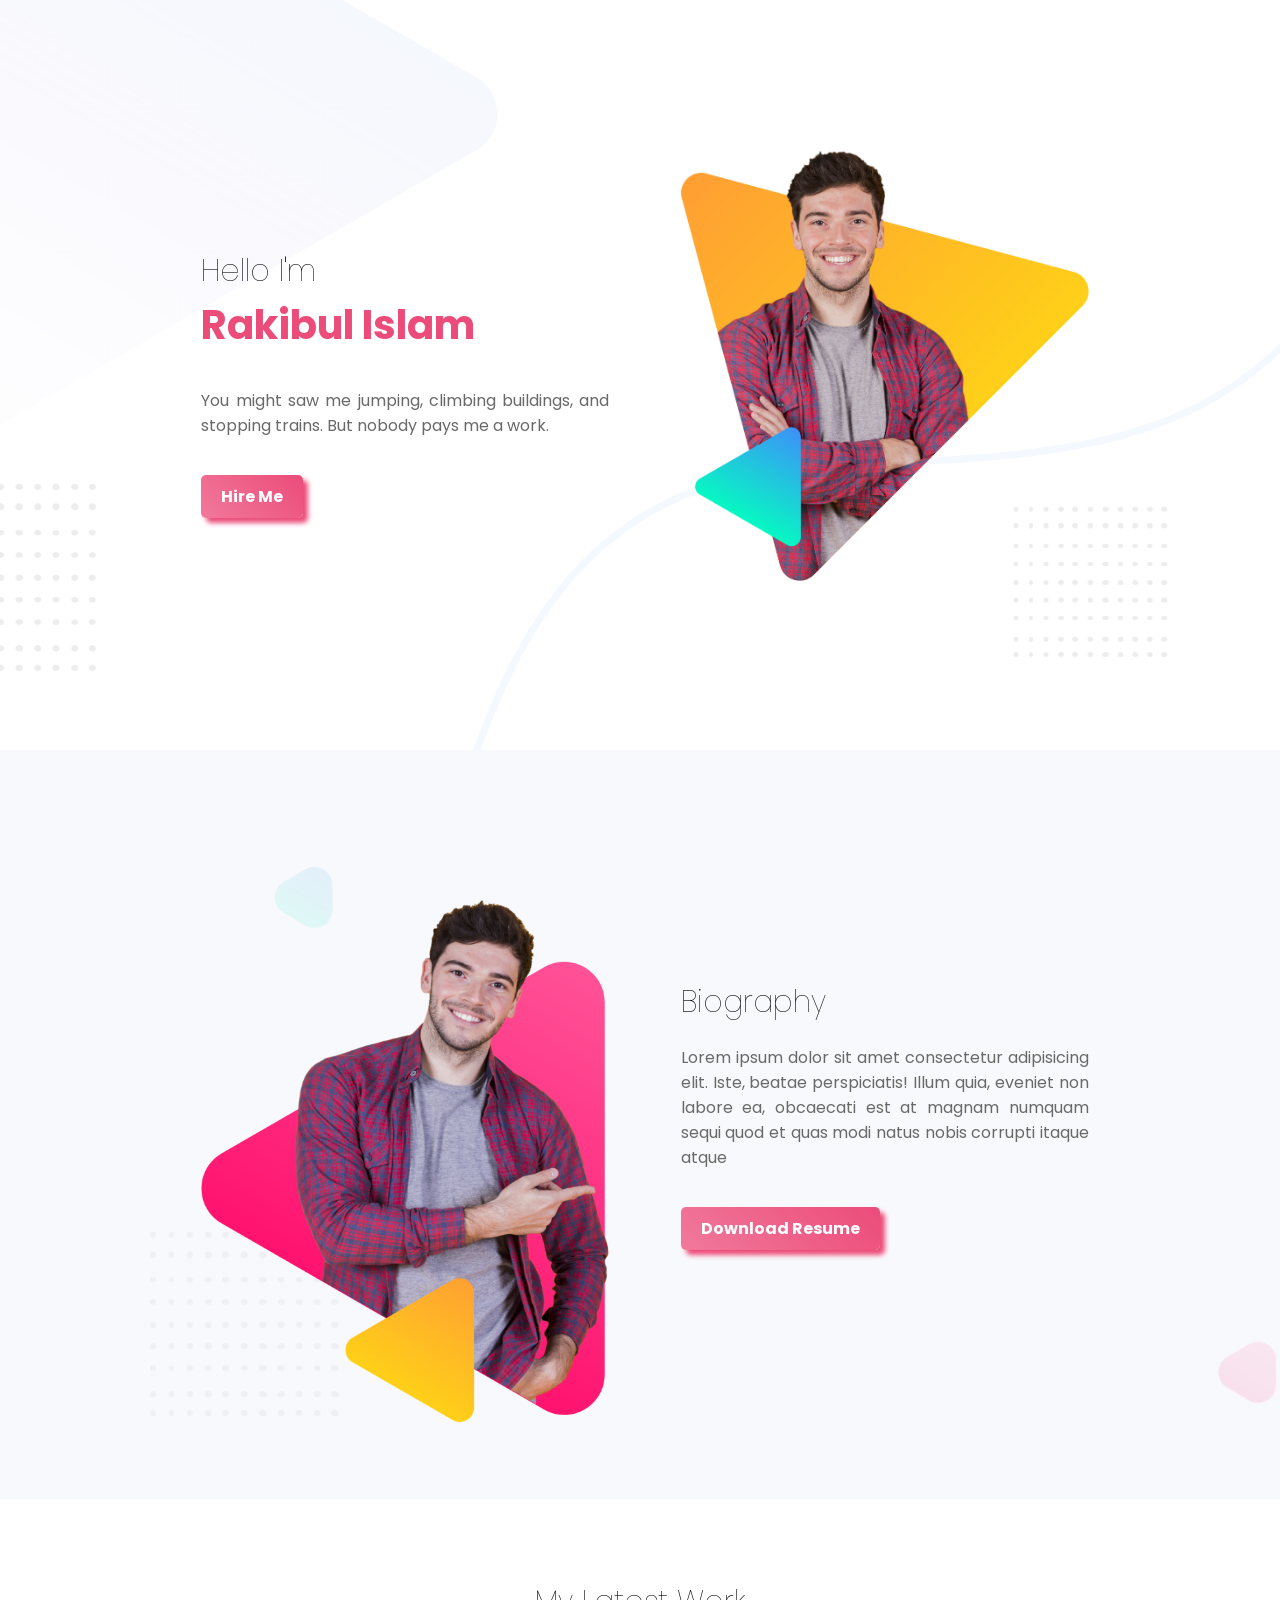
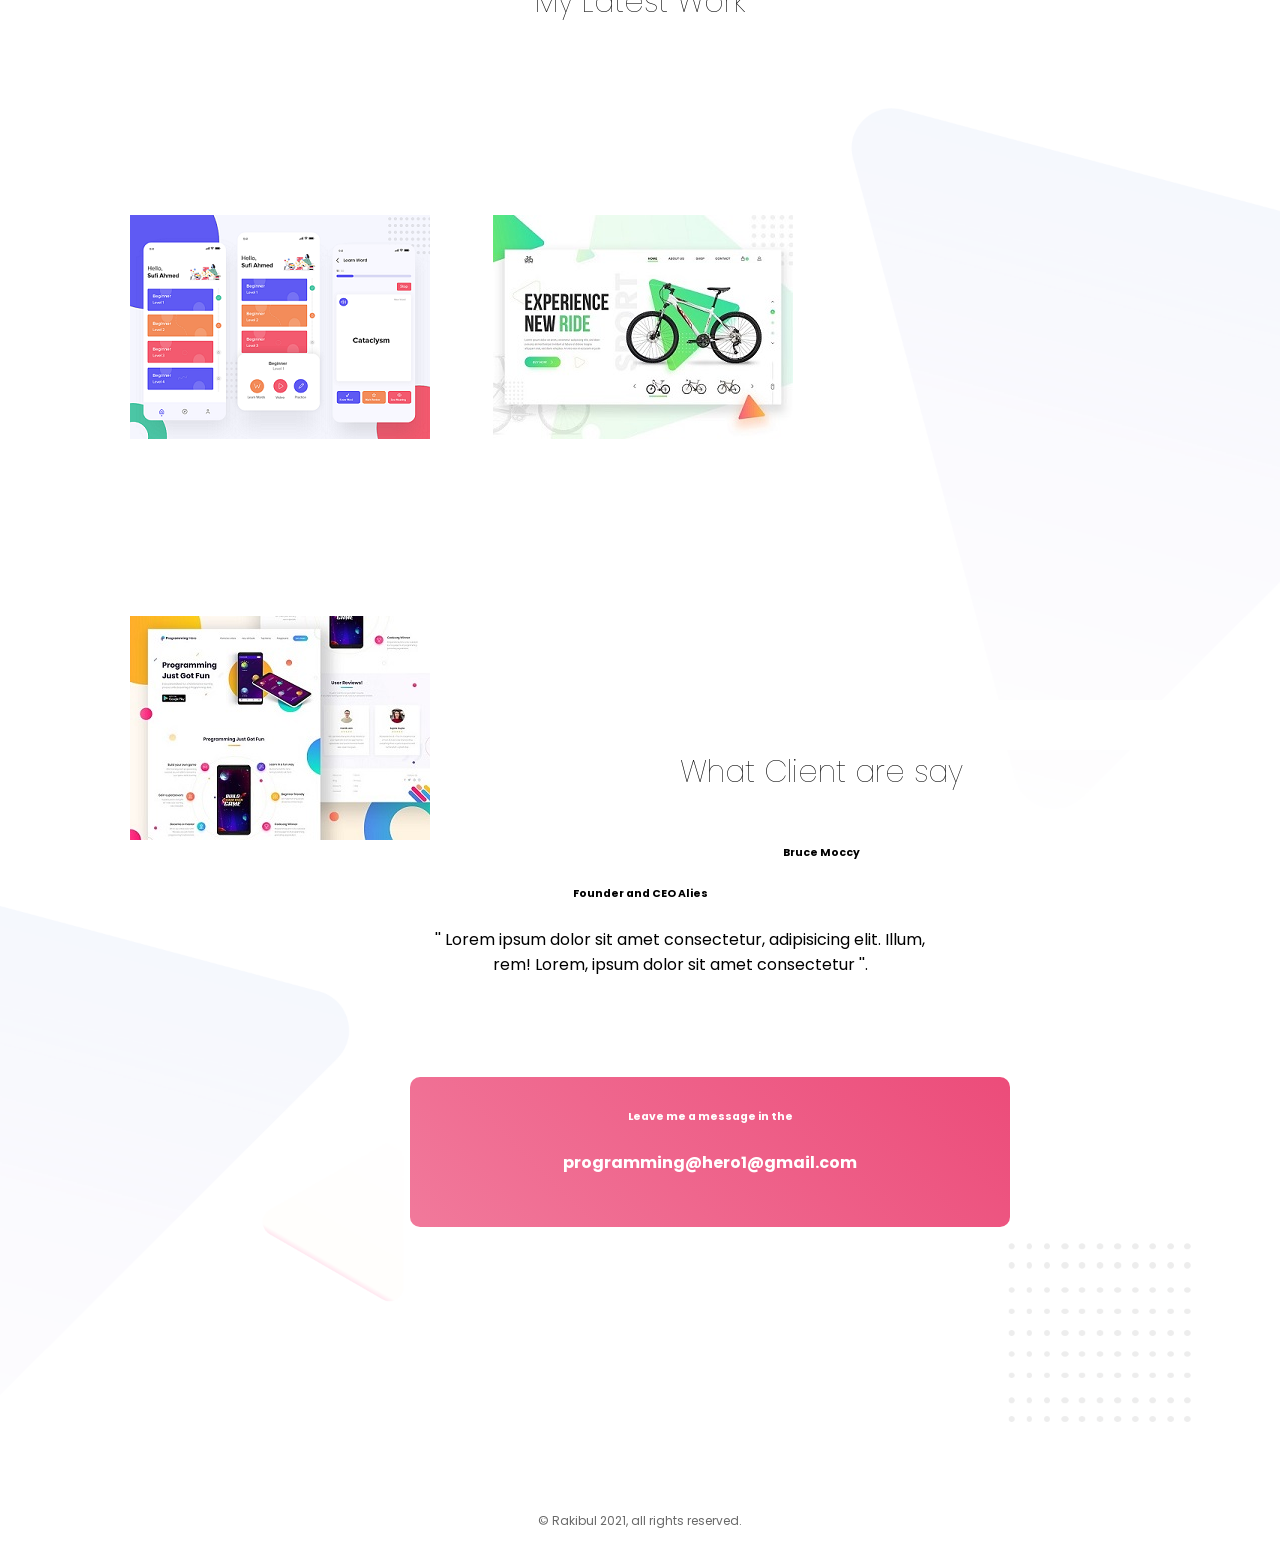
<file: index.html>
<!DOCTYPE html>
<html lang="en">

<head>
    <meta charset="UTF-8">
    <title>Rakibul Web Developer</title>
    <link href="https://fonts.googleapis.com/css?family=Poppins&display=swap" rel="stylesheet">
    <link rel="stylesheet" href="css/style.css">
    <link rel="stylesheet" href="css/animate.min.css">
</head>

<body>
    <section class="top-banner">
        <div class="container">
            <div class="half-width">
                <h5 class="wow bounceInDown topBanner-text" data-wow-duration="2s" data-wow-delay=".3s">Hello I'm</h5>
                <h1 class="wow bounceInDown pink-highlight" data-wow-duration="2s" data-wow-delay=".2s"> <span>Rakibul
                        Islam </span> </h1>
                <p class="wow bounceInDown" data-wow-duration="2s" data-wow-delay=".1s">
                    You might saw me jumping, climbing buildings, and stopping trains. But nobody pays me a work.
                </p>
                <a class="link-button" target="_blank" href="https://www.youtube.com">Hire Me</a>
            </div>

            <div class="half-width">
                <div class="overlay">
                    <img src="images/peter.png" alt="">
                    <div class="img-overlay"></div>
                </div>
            </div>
        </div>
    </section>

    <section class="biography-area">
        <div class="container">
            <div class="half-width">
                <div class="overlay">
                    <img src="images/peter_dream.png" alt="">
                    <div class="img-overlay"></div>
                </div>
            </div>

            <div class="half-width">
                <h5 class="wow fadeInRight biography-text" data-wow-duration="2s" data-wow-delay=".2s">Biography</h5>
                <p class="wow fadeInRight" data-wow-duration="2s" data-wow-delay=".1s">
                    Lorem ipsum dolor sit amet consectetur adipisicing elit. Iste, beatae perspiciatis! Illum quia,
                    eveniet
                    non labore ea, obcaecati est at magnam numquam sequi quod et quas modi natus nobis corrupti itaque
                    atque
                </p>
                <a class="link-button" target="_blank" href="https://www.youtube.com">Download Resume</a>
            </div>
        </div>
    </section>

    <section class="work-area">
        <div class="container">
            <div>
                <h5 class="wow fadeInRight text" data-wow-duration="2s" data-wow-delay=".1s">My Latest Work</h5>
                <div class="wow bounceOut work-img" data-wow-duration="2s" data-wow-delay=".1s">
                    <img src="images/latest-work/work-1.png" alt="">
                </div>
                <div class="wow bounceOut work-img" data-wow-duration="2s" data-wow-delay=".1s">
                    <img src="images/latest-work/work-2.jpg" alt="">
                </div>
                <div class="wow bounceOut work-img" data-wow-duration="2s" data-wow-delay=".1s">
                    <img src="images/latest-work/work-3.jpg" alt="">
                </div>
            </div>
        </div>
    </section>

    <section class="client-area">
        <div class="container">
            <h5 class="wow fadeInRight text" data-wow-duration="2s" data-wow-delay=".1s">What Client are say</h5>
            <h6 class="wow fadeInLeft" data-wow-duration="2s" data-wow-delay=".1s">Bruce Moccy</h6>
            <h6 class="wow fadeInRight" data-wow-duration="2s" data-wow-delay=".1s">Founder and CEO Alies</h6>
            <blockquote class="wow fadeInLeft" data-wow-duration="2s" data-wow-delay=".1s">
                '' Lorem ipsum dolor sit amet consectetur, adipisicing elit. Illum, rem! Lorem, ipsum dolor sit amet
                consectetur ''.
            </blockquote>
            <div class="wow fadeInRight communication" data-wow-duration="2s" data-wow-delay=".1s">
                <h6>Leave me a message in the</h6>
                <h4>programming@hero1@gmail.com</h4>
            </div>
        </div>
    </section>

    <footer>
        <p>© Rakibul 2021, all rights reserved.</p>
    </footer>

    <script src="js/wow.min.js"></script>
    <script>
        new WOW().init();
    </script>
</body>

</html>
</file>
<file: css/style.css>
body {
	margin: 0 auto;
	font-family: 'Poppins', sans-serif;	
}
.container {
	margin-left: 130px;
	margin-right: 130px;
	height: 600px;
	padding-bottom: 150px;
}
.half-width .topBanner-text {
    font-size: 30px;
	font-weight: 100;
	position: relative;
    top: 49px;
}
.half-width .biography-text {
    font-size: 30px;
	font-weight: 100;
	position: relative;
    top: 30px;
}
.work-area .text {
    font-size: 30px;
	font-weight: 100;
	position: relative;
	top: 30px;
	text-align: center;
}
.client-area .text {
    font-size: 30px;
	font-weight: 100;
	text-align: center;
}
h1 {
	font-size: 40px;
}
p {
	color: dimgray;
	text-align: justify;
}
.pink-highlight {
	color: #EC4C7A;
}
.half-width {
	width: 40%;
    float: left;
	margin-left: 5%;
	padding-left: 2%;
	padding-top: 150px;
}
.half-width img {
	width: 100%;
}
.overlay {
	width: 100%;
	position: relative;
	overflow: hidden;
}
.img-overlay {
	position: absolute;
	width: 100%;
	height: 100%;
	bottom: 0;
	left: 0;
	background: rgba(0, 0, 0, .2);
	transform: scale(.1);
	transition: .5s;
	opacity: 0;
	border-radius: 150px 15px 150px 15px;
}
.overlay:hover .img-overlay{
	transform: scale(1);
	opacity: 1;
}
.top-banner {
	background-image: url("../images/header-bg.png");
	background-repeat: no-repeat; 
	background-size: cover;
}
.half-width p {
	padding-bottom: 30px;
}
.link-button {
	text-decoration: none;
	background-image: linear-gradient(45deg, #f1799b, #EC4C7A);
	padding: 10px 20px;
	border-radius: 5px;
	color: white;
	font-weight: 700;
	transition: .5s;
	box-shadow: 5px 5px 5px 0px #EC4C7A;
}
.link-button:hover {
	color: white;
	font-size: 17px;
	background-image: linear-gradient(180deg, #12E3CE, #31A9ED );
	transform: scale(1.1);
	box-shadow: 5px 5px 5px 0px #12E3CE;
}
.link-button:focus {
	color: white;
	font-size: 15px;
	background-image: linear-gradient(45deg, #f1799b, #EC4C7A);
}
.biography-area {
	background-image: url("../images/biography-bg.png");
	background-repeat: no-repeat;
	background-size: cover;

}
footer p {
	text-align: center;
	font-size: 12px;
}
.work-area{
    background-image: url("../images/latest-work-bg.png");
	background-repeat: no-repeat;
	background-size: cover;
}
.work-img {
	float: left;
	padding-top: 170px;
    padding-right: 63px;
}
.client-area {
    background-image: url("../images/footer-bg.png");
	background-repeat: no-repeat;
	background-size: cover;
}
.client-area H6 {
	text-align: center;
}
.client-area blockquote {
	width: 500px;
	padding-left: 260px;
	margin-bottom: 100px;
	text-align: center;
}
.client-area .communication {
	text-align: center;
	width: 600px;
	height: 150px;
	background-image: linear-gradient(45deg, #f1799b, #EC4C7A);
	margin-left: 280px;
	border-radius: 10px;
	color: #fff;
}
.client-area .communication  h6 {
	padding-top: 32px;
}
</file>
